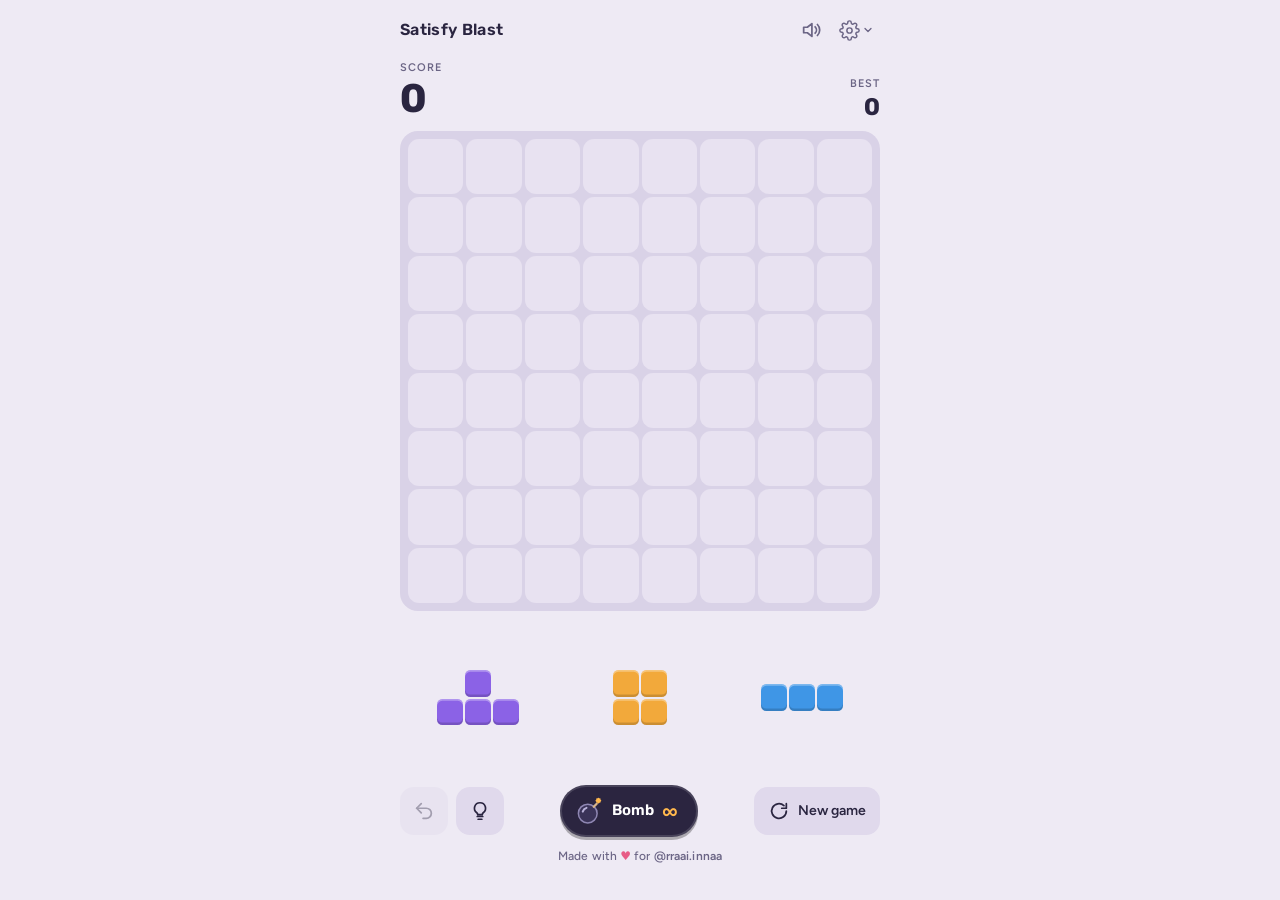
<file: index.html>
<!doctype html>
<html lang="en">
  <head>
    <meta charset="utf-8" />
    <meta
      name="viewport"
      content="width=device-width, initial-scale=1, viewport-fit=cover"
    />
    <meta name="color-scheme" content="light dark" />
    <meta
      name="theme-color"
      content="#EEEAF4"
      media="(prefers-color-scheme: light)"
    />
    <meta
      name="theme-color"
      content="#19162A"
      media="(prefers-color-scheme: dark)"
    />
    <meta
      name="description"
      content="Satisfy Blast: a block puzzle that deals pieces to fit your board. Line up blocks, chain combos and clear the board."
    />
    <meta name="application-name" content="Satisfy Blast" />
    <meta name="mobile-web-app-capable" content="yes" />
    <meta name="apple-mobile-web-app-capable" content="yes" />
    <meta name="apple-mobile-web-app-title" content="Satisfy Blast" />
    <meta name="apple-mobile-web-app-status-bar-style" content="default" />
    <title>Satisfy Blast</title>
    <link rel="manifest" href="manifest.webmanifest" />
    <link rel="icon" href="favicon.svg" type="image/svg+xml" />
    <link rel="apple-touch-icon" href="icons/apple-touch-icon.png" />
    <link rel="canonical" href="https://satisfy-blast.az-tech.my.id/" />

    <!-- Link previews: Open Graph (Facebook, LinkedIn, WhatsApp, Discord, Telegram, Slack, iMessage, ...) -->
    <meta property="og:type" content="website" />
    <meta property="og:site_name" content="Satisfy Blast" />
    <meta property="og:title" content="Satisfy Blast" />
    <meta
      property="og:description"
      content="Satisfy Blast: a block puzzle that deals pieces to fit your board. Line up blocks, chain combos and clear the board."
    />
    <meta property="og:url" content="https://satisfy-blast.az-tech.my.id/" />
    <meta property="og:locale" content="en_US" />
    <meta
      property="og:image"
      content="https://satisfy-blast.az-tech.my.id/icons/og-image.png"
    />
    <meta
      property="og:image:secure_url"
      content="https://satisfy-blast.az-tech.my.id/icons/og-image.png"
    />
    <meta property="og:image:type" content="image/png" />
    <meta property="og:image:width" content="1200" />
    <meta property="og:image:height" content="630" />
    <meta
      property="og:image:alt"
      content="Satisfy Blast, a colourful block puzzle game."
    />

    <!-- Link previews: X / Twitter card -->
    <meta name="twitter:card" content="summary_large_image" />
    <meta name="twitter:title" content="Satisfy Blast" />
    <meta
      name="twitter:description"
      content="Satisfy Blast: a block puzzle that deals pieces to fit your board. Line up blocks, chain combos and clear the board."
    />
    <meta
      name="twitter:image"
      content="https://satisfy-blast.az-tech.my.id/icons/og-image.png"
    />
    <meta
      name="twitter:image:alt"
      content="Satisfy Blast, a colourful block puzzle game."
    />

    <link rel="preconnect" href="https://fonts.googleapis.com" />
    <link rel="preconnect" href="https://fonts.gstatic.com" crossorigin />
    <link
      rel="stylesheet"
      href="https://fonts.googleapis.com/css2?family=Figtree:wght@500;600&family=Rubik:wght@500;600;700&display=swap"
    />
    <style>
      :root {
        padding-top: env(safe-area-inset-top, 0px);
        padding-bottom: env(safe-area-inset-bottom, 0px);
      }
    </style>
    <link rel="stylesheet" href="styles.css" />
  </head>
  <body>
    <canvas id="fx"></canvas>
    <div class="layer" id="layer" aria-hidden="true"></div>

    <main class="app" id="app">
      <header class="top">
        <h1>Satisfy Blast</h1>
        <div class="tools">
          <button
            class="icon"
            id="sound"
            type="button"
            aria-label="Sound on"
            aria-pressed="true"
          >
            <svg class="i" viewBox="0 0 24 24" aria-hidden="true">
              <path d="M4 9v6h4l5 4V5L8 9H4z" />
              <g id="waves">
                <path d="M16.5 8.5a5 5 0 0 1 0 7" />
                <path d="M19 6a8.5 8.5 0 0 1 0 12" />
              </g>
              <path id="mute" d="M17 9l5 6M22 9l-5 6" hidden />
            </svg>
          </button>
          <button
            class="icon gear"
            id="gear"
            type="button"
            aria-label="Settings"
            aria-haspopup="true"
            aria-expanded="false"
            aria-controls="menu"
          >
            <svg class="i" viewBox="0 0 24 24" aria-hidden="true">
              <circle cx="12" cy="12" r="3" />
              <path
                d="M19.4 15a1.65 1.65 0 0 0 .33 1.82l.06.06a2 2 0 0 1 0 2.83 2 2 0 0 1-2.83 0l-.06-.06a1.65 1.65 0 0 0-1.82-.33 1.65 1.65 0 0 0-1 1.51V21a2 2 0 0 1-2 2 2 2 0 0 1-2-2v-.09A1.65 1.65 0 0 0 9 19.4a1.65 1.65 0 0 0-1.82.33l-.06.06a2 2 0 0 1-2.83 0 2 2 0 0 1 0-2.83l.06-.06a1.65 1.65 0 0 0 .33-1.82 1.65 1.65 0 0 0-1.51-1H3a2 2 0 0 1-2-2 2 2 0 0 1 2-2h.09A1.65 1.65 0 0 0 4.6 9a1.65 1.65 0 0 0-.33-1.82l-.06-.06a2 2 0 0 1 0-2.83 2 2 0 0 1 2.83 0l.06.06a1.65 1.65 0 0 0 1.82.33H9a1.65 1.65 0 0 0 1-1.51V3a2 2 0 0 1 2-2 2 2 0 0 1 2 2v.09a1.65 1.65 0 0 0 1 1.51 1.65 1.65 0 0 0 1.82-.33l.06-.06a2 2 0 0 1 2.83 0 2 2 0 0 1 0 2.83l-.06.06a1.65 1.65 0 0 0-.33 1.82V9a1.65 1.65 0 0 0 1.51 1H21a2 2 0 0 1 2 2 2 2 0 0 1-2 2h-.09a1.65 1.65 0 0 0-1.51 1z"
              />
            </svg>
            <svg class="i caret" viewBox="0 0 24 24" aria-hidden="true">
              <path d="M6 9l6 6 6-6" />
            </svg>
          </button>
        </div>
        <div class="menu" id="menu" hidden>
          <div>
            <span class="lbl" id="kLbl">Kindness</span>
            <div
              class="opts"
              role="radiogroup"
              aria-labelledby="kLbl"
              id="kind"
            >
              <button
                type="button"
                role="radio"
                data-k="0.9"
                aria-checked="true"
              >
                90%
              </button>
              <button
                type="button"
                role="radio"
                data-k="0.6"
                aria-checked="false"
              >
                60%
              </button>
              <button
                type="button"
                role="radio"
                data-k="0.3"
                aria-checked="false"
              >
                30%
              </button>
            </div>
            <p style="margin-top: 8px">
              How often the next three pieces are picked to fit the board. The
              rest are random.
            </p>
          </div>
          <hr />
          <div class="row">
            <div>
              <span class="lbl" id="gLbl">Guided</span>
              <p>Shows which piece goes where, on every turn.</p>
            </div>
            <button
              class="switch"
              id="guided"
              type="button"
              role="switch"
              aria-checked="false"
              aria-labelledby="gLbl"
            ></button>
          </div>
        </div>
      </header>

      <section class="scorebar" aria-live="polite">
        <div>
          <span class="lbl">Score</span><span class="num" id="score">0</span>
        </div>
        <div class="combo" id="combo"></div>
        <div class="best">
          <span class="lbl">Best</span><span class="num sm" id="best">0</span>
        </div>
      </section>

      <div class="boardwrap" id="bw">
        <div
          class="board"
          id="board"
          role="img"
          aria-label="Game board, 8 by 8"
        ></div>
        <div class="toast" id="toast"></div>
        <div class="over" id="over" hidden>
          <h2 id="overTitle">No room left</h2>
          <div class="big" id="overScore">0</div>
          <p id="overNote"></p>
          <div class="actions">
            <button class="primary" id="useBomb" type="button">
              <span id="useBombIcon"></span>Use a bomb
            </button>
            <button class="ghost" id="giveUp" type="button">Give up</button>
            <button class="primary" id="again" type="button" hidden>
              Play again
            </button>
          </div>
        </div>
      </div>

      <div class="tray" id="tray"></div>

      <div class="controls">
        <div class="grp">
          <button
            class="btn icononly"
            id="undo"
            type="button"
            aria-label="Undo last move"
            title="Undo"
            disabled
          >
            <svg class="i" viewBox="0 0 24 24" aria-hidden="true">
              <path d="M9 14L4 9l5-5" />
              <path d="M4 9h10.5a5.5 5.5 0 0 1 0 11H11" />
            </svg>
          </button>
          <button
            class="btn icononly"
            id="hint"
            type="button"
            aria-label="Show a hint"
            title="Hint"
          >
            <svg class="i" viewBox="0 0 24 24" aria-hidden="true">
              <path
                d="M9 18h6M10 21h4M12 3a6 6 0 0 0-3.5 10.9c.6.5 1 1.2 1 2.1h5c0-.9.4-1.6 1-2.1A6 6 0 0 0 12 3z"
              />
            </svg>
          </button>
        </div>
        <button
          class="bomb"
          id="bomb"
          type="button"
          aria-label="Bomb, unlimited. Drag it onto the board"
        >
          <span class="bi" id="bombIcon"></span><span>Bomb</span
          ><span class="inf" aria-hidden="true">&infin;</span>
        </button>
        <button
          class="btn wide"
          id="restart"
          type="button"
          aria-label="Start a new game"
        >
          <svg class="i" viewBox="0 0 24 24" aria-hidden="true">
            <path d="M20 12a8 8 0 1 1-2.6-5.9" />
            <path d="M20 4v5h-5" />
          </svg>
          <span class="t" id="restartT">New game</span>
        </button>
      </div>

      <footer class="foot">
        Made with
        <span class="heart" role="img" aria-label="love">&hearts;</span> for
        <span class="handle">@rraai.innaa</span>
      </footer>
    </main>

    <script src="engine.js"></script>
    <script src="highscore.js"></script>
    <script src="game.js"></script>
    <script>
      // Install the service worker so Satisfy Blast works offline and installs as an app.
      if ("serviceWorker" in navigator) {
        window.addEventListener("load", function () {
          navigator.serviceWorker.register("sw.js").catch(function () {
            /* offline support is optional */
          });
        });
      }
    </script>
  </body>
</html>
</file>
<file: styles.css>
/* Layout: one calm column. Score on top, a recessed 8x8 tray in the middle, three pieces underneath, hint / bomb / new game last. Settings hide behind a gear. */

/* The [hidden] attribute must always win. Author rules such as `.over { display:flex }`
   and `.menu { display:flex }` would otherwise override the browser default and leave the
   game-over overlay and the settings dropdown permanently visible. */
[hidden] { display: none !important; }

:root {
  --bg: #EEEAF4;
  --tray: #D9D2E7;
  --cell-bg: #E8E2F1;
  --chip: #E0D9EC;
  --ink: #2A2540;
  --muted: #6B6585;
  --accent: #6A4BDF;
  --on-accent: #FFFFFF;
  --scrim: rgba(238, 234, 244, 0.93);
  --blast: #FF5A36;
  --b0: #F0684F;
  --b1: #F2A93B;
  --b2: #3DBE8F;
  --b3: #3F96E6;
  --b4: #8B62E6;
  --b5: #EC5E9C;
  --display: 'Rubik', system-ui, sans-serif;
  --body: 'Figtree', system-ui, sans-serif;
}
@media (prefers-color-scheme: dark) {
  :root:not([data-theme="light"]) {
    --bg: #19162A; --tray: #262040; --cell-bg: #302A4D; --chip: #2E2850;
    --ink: #EDE9FA; --muted: #A39CC4; --accent: #9D86FF; --on-accent: #17132B;
    --scrim: rgba(25, 22, 42, 0.93); --blast: #FF7A55;
    --b0: #FF7A63; --b1: #FFBF4F; --b2: #55D6A6; --b3: #5BAEF5; --b4: #A07CFF; --b5: #FF7AB2;
    color-scheme: dark;
  }
}
:root[data-theme="dark"] {
  --bg: #19162A; --tray: #262040; --cell-bg: #302A4D; --chip: #2E2850;
  --ink: #EDE9FA; --muted: #A39CC4; --accent: #9D86FF; --on-accent: #17132B;
  --scrim: rgba(25, 22, 42, 0.93); --blast: #FF7A55;
  --b0: #FF7A63; --b1: #FFBF4F; --b2: #55D6A6; --b3: #5BAEF5; --b4: #A07CFF; --b5: #FF7AB2;
  color-scheme: dark;
}

html { height: 100%; }
body {
  margin: 0;
  overscroll-behavior: none;
  min-height: 100%;
  box-sizing: border-box;
  padding-block: 10px 14px;
  padding-left: max(12px, env(safe-area-inset-left, 0px));
  padding-right: max(12px, env(safe-area-inset-right, 0px));
  background: var(--bg);
  color: var(--ink);
  font-family: var(--body);
  font-size: 15px;
  display: flex;
  justify-content: center;
  -webkit-user-select: none;
  user-select: none;
  -webkit-touch-callout: none;
}
.app {
  --pad: 8px;
  --gap: 3px;
  /* Height budget. The board is square and the tray under it is 2.7 cells tall.
     With cell = (board - 37px) / 8, the tray is 0.3375 * board - 12.5px, so
     board + tray = 1.3375 * board - 12.5px. The rest of the column (header,
     score, controls, footer, the five gaps and the page padding) measures about
     248px, so the board fits when board <= (100dvh - 236px) / 1.3375. A few
     extra pixels of slack are kept below. This lets short phones use their full
     height instead of leaving a gap under the footer. */
  --board: max(240px, min(100vw - 24px, 480px, (100dvh - 246px) / 1.3375));
  --cell: calc((var(--board) - 2 * var(--pad) - 7 * var(--gap)) / 8);
  width: var(--board);
  display: flex;
  flex-direction: column;
  gap: 12px;
}

.top { position: relative; display: flex; align-items: center; justify-content: space-between; min-height: 40px; }
.top h1 { margin: 0; font: 600 16px/1 var(--display); letter-spacing: 0.02em; }
.tools { display: flex; align-items: center; gap: 2px; }
button { font: inherit; color: inherit; }
button:focus-visible { outline: 2px solid var(--accent); outline-offset: 2px; }
.icon {
  height: 40px; min-width: 40px; border: 0; border-radius: 12px; background: transparent; color: var(--muted);
  display: inline-flex; align-items: center; justify-content: center; gap: 2px; padding: 0 6px; cursor: pointer;
}
.icon:hover, .icon[aria-expanded="true"] { background: var(--chip); color: var(--ink); }
svg.i { width: 22px; height: 22px; fill: none; stroke: currentColor; stroke-width: 1.9; stroke-linecap: round; stroke-linejoin: round; }
svg.i.caret { width: 12px; height: 12px; stroke-width: 2.6; }
.gear svg.i:first-child { width: 21px; height: 21px; stroke-width: 1.7; }

.menu {
  position: absolute; right: 0; top: 46px; z-index: 40; width: min(300px, 100%); box-sizing: border-box;
  padding: 14px; border-radius: 16px; background: var(--bg); border: 1px solid var(--chip);
  box-shadow: 0 12px 30px rgba(20, 12, 50, 0.22); display: flex; flex-direction: column; gap: 10px;
}
.menu .lbl { margin: 0; }
.menu p { margin: 0; font-size: 13px; line-height: 1.4; color: var(--muted); }
.menu hr { border: 0; height: 1px; background: var(--chip); margin: 2px 0; width: 100%; }
.row { display: flex; align-items: center; justify-content: space-between; gap: 14px; }
.row .lbl { margin-bottom: 4px; }
.switch { flex: none; width: 48px; height: 30px; border: 0; border-radius: 15px; background: var(--chip); position: relative; cursor: pointer; padding: 0; transition: background 0.18s; }
.switch::after { content: ''; position: absolute; top: 4px; left: 4px; width: 22px; height: 22px; border-radius: 50%; background: var(--muted); transition: transform 0.18s, background 0.18s; }
.switch[aria-checked="true"] { background: var(--accent); }
.switch[aria-checked="true"]::after { transform: translateX(18px); background: var(--on-accent); }
.opts { display: flex; background: var(--chip); border-radius: 12px; padding: 3px; }
.opts button { flex: 1; border: 0; background: transparent; border-radius: 9px; height: 34px; padding: 0 8px; cursor: pointer; font: 600 13px/1 var(--body); color: var(--muted); }
.opts button[aria-checked="true"] { background: var(--bg); color: var(--ink); box-shadow: 0 1px 2px rgba(0, 0, 0, 0.12); }

.scorebar { display: grid; grid-template-columns: 1fr auto 1fr; align-items: end; gap: 8px; }
.lbl { display: block; font: 600 11px/1 var(--body); letter-spacing: 0.1em; text-transform: uppercase; color: var(--muted); margin-bottom: 6px; }
.num { display: block; font: 700 40px/1 var(--display); font-variant-numeric: tabular-nums; letter-spacing: -0.01em; }
.num.sm { font-size: 24px; }
.best { text-align: right; }
.num.bump { animation: bump 0.3s ease-out; }
.combo {
  align-self: center; justify-self: center; padding: 6px 12px; border-radius: 999px;
  background: var(--accent); color: var(--on-accent); font: 600 13px/1 var(--display); white-space: nowrap;
  visibility: hidden; opacity: 0; transition: opacity 0.2s;
}
.combo.on { visibility: visible; opacity: 1; }

.boardwrap { position: relative; width: var(--board); }
.board {
  box-sizing: border-box; width: var(--board); padding: var(--pad); gap: var(--gap);
  display: grid; grid-template-columns: repeat(8, var(--cell)); grid-auto-rows: var(--cell);
  background: var(--tray); border-radius: 18px;
}
.cell { position: relative; width: var(--cell); height: var(--cell); border-radius: calc(var(--cell) * 0.2); background: var(--cell-bg); }
.cell.f, .pc {
  background: var(--c);
  box-shadow: inset 0 calc(var(--cell) * -0.09) 0 rgba(0, 0, 0, 0.16), inset 0 calc(var(--cell) * 0.07) 0 rgba(255, 255, 255, 0.32);
}
.cell.ghostcell::after, .cell.hintcell::after {
  content: ''; position: absolute; inset: 0; border-radius: inherit; background: var(--c); opacity: 0.5;
}
.cell.hintcell::after { animation: hintpulse 0.8s ease-in-out infinite alternate; }
.cell.blast::after { content: ''; position: absolute; inset: 0; border-radius: inherit; background: var(--blast); opacity: 0.32; }
.cell.f.blast::after { opacity: 0.6; }
.cell.blast-core::after { opacity: 0.85; }
.cell.landed { animation: land 0.26s ease-out; }
.cell.clearing { animation: clr 0.4s ease-in forwards; animation-delay: calc(var(--d, 0) * 30ms); }

.toast {
  position: absolute; left: 50%; top: 42%; transform: translate(-50%, -50%); padding: 9px 18px; border-radius: 999px;
  background: var(--ink); color: var(--bg); font: 700 clamp(18px, 5.5vw, 26px)/1.1 var(--display);
  white-space: nowrap; opacity: 0; pointer-events: none; z-index: 4;
}
.toast.show { animation: toast 1.05s ease-out; }
.gain {
  position: absolute; z-index: 4; pointer-events: none; font: 700 22px/1 var(--display); color: var(--ink);
  transform: translate(-50%, -50%); animation: gain 0.9s ease-out forwards;
  text-shadow: 0 0 6px var(--bg), 0 0 6px var(--bg);
}

.over {
  position: absolute; inset: 0; z-index: 6; border-radius: 18px; background: var(--scrim);
  display: flex; flex-direction: column; align-items: center; justify-content: center; gap: 10px; text-align: center; padding: 16px;
}
.over h2 { margin: 0; font: 700 26px/1.1 var(--display); }
.over .big { font: 700 52px/1 var(--display); font-variant-numeric: tabular-nums; }
.over p { margin: 0; color: var(--muted); font-size: 15px; line-height: 1.4; max-width: 28ch; }
.actions { display: flex; flex-direction: column; align-items: center; gap: 6px; margin-top: 8px; }
.primary {
  border: 0; cursor: pointer; padding: 13px 26px; border-radius: 14px; background: var(--accent); color: var(--on-accent);
  font: 600 16px/1 var(--display); display: inline-flex; align-items: center; gap: 10px;
}
.primary:hover { filter: brightness(1.06); }
.primary .bsvg { width: 22px; height: 22px; }
.ghost { border: 0; background: transparent; cursor: pointer; padding: 10px 16px; border-radius: 12px; color: var(--muted); font: 600 14px/1 var(--body); }
.ghost:hover { background: var(--chip); color: var(--ink); }

.tray { display: grid; grid-template-columns: repeat(3, 1fr); gap: 6px; }
.slot {
  --s: calc(var(--cell) * 0.48); --g: calc(var(--gap) * 0.5);
  display: flex; align-items: center; justify-content: center; min-height: calc(var(--cell) * 2.7);
  border-radius: 14px; touch-action: none;
}
.slot.has { cursor: grab; }
.slot.deal { animation: deal 0.35s ease-out backwards; }
.slot.deal:nth-child(2) { animation-delay: 0.05s; }
.slot.deal:nth-child(3) { animation-delay: 0.1s; }
@media (hover: hover) { .slot.has:hover { background: var(--chip); } }
.slot.lifted .piece { opacity: 0.2; }
.slot.hint .piece { animation: nudge 0.7s ease-in-out 3; }
.slot.guide { box-shadow: inset 0 0 0 2px var(--accent); }
.slot.guide .piece { animation: nudge 1.4s ease-in-out infinite; }
.piece { display: grid; gap: var(--g); }
.piece i { display: block; width: var(--s); height: var(--s); border-radius: calc(var(--s) * 0.2); }
.piece i.pc {
  box-shadow: inset 0 calc(var(--s) * -0.09) 0 rgba(0, 0, 0, 0.16), inset 0 calc(var(--s) * 0.07) 0 rgba(255, 255, 255, 0.32);
}
.piece.float {
  --s: var(--cell); --g: var(--gap);
  position: fixed; left: 0; top: 0; z-index: 20; pointer-events: none; scale: 0.55; transition: scale 0.12s ease-out;
  filter: drop-shadow(0 8px 10px rgba(0, 0, 0, 0.22));
}
.piece.float.on { scale: 1; }
.bsvg { display: block; width: 100%; height: 100%; overflow: visible; }

.controls { display: flex; align-items: center; justify-content: space-between; gap: 8px; }
.btn {
  display: inline-flex; align-items: center; gap: 8px; border: 0; cursor: pointer; padding: 0 14px; height: 48px;
  border-radius: 14px; background: var(--chip); font: 600 14px/1 var(--body);
}
.btn:hover { filter: brightness(0.97); }
.btn:disabled { opacity: 0.38; cursor: default; filter: none; }
.btn.icononly { width: 48px; padding: 0; justify-content: center; }
.btn.sure { background: var(--accent); color: var(--on-accent); }
.bomb {
  display: inline-flex; align-items: center; gap: 8px; height: 52px; padding: 0 18px 0 12px; border-radius: 26px;
  border: 2px solid rgba(255, 255, 255, 0.14); background: #2B2540; color: #fff; cursor: grab; touch-action: none;
  font: 600 15px/1 var(--display); box-shadow: 0 3px 0 rgba(0, 0, 0, 0.28);
}
.bomb .bi { width: 30px; height: 30px; }
.bomb .inf { font-size: 18px; color: #FFB84D; line-height: 1; }
.bomb.lifted { opacity: 0.45; }
.bomb.needs { animation: needs 0.9s ease-in-out infinite; }
@media (max-width: 480px) { .btn .t { display: none; } .btn.wide { padding: 0 13px; } }

.foot { margin: 0; text-align: center; color: var(--muted); font: 500 12px/1.3 var(--body); letter-spacing: 0.01em; }
.foot .heart { color: #E75C86; }
.foot .handle { font-weight: 600; }

/* big popups, drawn above everything */
#fx { position: fixed; inset: 0; width: 100%; height: 100%; pointer-events: none; z-index: 25; }
.layer { position: fixed; inset: 0; z-index: 30; pointer-events: none; overflow: hidden; display: grid; place-items: center; }
.pop {
  --pc: var(--b3); --pd: color-mix(in srgb, var(--pc) 45%, #000); --sz: 1;
  position: relative; display: flex; flex-direction: column; align-items: center; gap: 10px; margin-top: -14vh;
  transform: rotate(-4deg); animation: popin 1.55s cubic-bezier(0.2, 1.3, 0.4, 1) forwards;
}
.pop.t2 { --pc: var(--b1); --sz: 1.1; }
.pop.t3 { --pc: var(--b0); --sz: 1.2; }
.pop.t4 { --pc: var(--b5); --sz: 1.3; }
.pop.t5 { --pc: var(--b1); --sz: 1.3; }
.pop .word {
  position: relative; font: 700 calc(clamp(40px, 13.5vw, 84px) * var(--sz))/0.95 var(--display); color: #fff; letter-spacing: -0.01em; text-align: center; padding-inline: 12px;
  text-shadow: 3px 0 0 var(--pd), -3px 0 0 var(--pd), 0 3px 0 var(--pd), 0 -3px 0 var(--pd), 2px 2px 0 var(--pd), -2px -2px 0 var(--pd), 2px -2px 0 var(--pd), -2px 2px 0 var(--pd), 0 8px 0 var(--pd), 0 16px 26px rgba(0, 0, 0, 0.35);
}
.pop .mult {
  position: relative; padding: 6px 20px 8px; border-radius: 20px; background: var(--pc); color: #fff; font: 700 calc(clamp(30px, 10vw, 56px) * var(--sz))/1 var(--display);
  box-shadow: inset 0 -6px 0 rgba(0, 0, 0, 0.2), inset 0 4px 0 rgba(255, 255, 255, 0.35), 0 6px 0 var(--pd), 0 14px 22px rgba(0, 0, 0, 0.3);
  text-shadow: 0 2px 0 rgba(0, 0, 0, 0.25);
}
.pop .rays {
  position: absolute; left: 50%; top: 50%; width: 150vmax; height: 150vmax; margin: -75vmax 0 0 -75vmax; z-index: -1; opacity: 0.4;
  background: repeating-conic-gradient(from 0deg, var(--pc) 0deg 9deg, transparent 9deg 22deg);
  -webkit-mask-image: radial-gradient(circle, #000 0, transparent 28%); mask-image: radial-gradient(circle, #000 0, transparent 28%);
  animation: spin 6s linear infinite;
}
.ring { position: fixed; z-index: 29; width: 30px; height: 30px; margin: -15px 0 0 -15px; border-radius: 50%; border: 6px solid var(--rc, #FFB84D); animation: ring 0.7s ease-out forwards; }
.flash { position: fixed; inset: 0; z-index: 28; background: radial-gradient(circle at var(--fx, 50%) var(--fy, 50%), rgba(255, 226, 150, 0.7), transparent 60%); animation: flash 0.45s ease-out forwards; }
.boardwrap.shake1 { animation: shake1 0.4s linear; }
.boardwrap.shake2 { animation: shake2 0.55s linear; }

@keyframes bump { 0% { transform: scale(1); } 40% { transform: scale(1.1); } 100% { transform: scale(1); } }
@keyframes land { 0% { transform: scale(0.82); filter: brightness(1.4); } 100% { transform: scale(1); filter: brightness(1); } }
@keyframes hintpulse { from { opacity: 0.25; } to { opacity: 0.7; } }
@keyframes needs { 0%, 100% { box-shadow: 0 3px 0 rgba(0, 0, 0, 0.28), 0 0 0 0 rgba(255, 184, 77, 0.8); } 50% { box-shadow: 0 3px 0 rgba(0, 0, 0, 0.28), 0 0 0 12px rgba(255, 184, 77, 0); } }
@keyframes clr {
  0% { transform: scale(1); filter: brightness(1); opacity: 1; }
  30% { transform: scale(1.04); filter: brightness(1.8); opacity: 1; }
  100% { transform: scale(0); filter: brightness(1.8); opacity: 0; }
}
@keyframes toast {
  0% { opacity: 0; transform: translate(-50%, -35%) scale(0.7); }
  18% { opacity: 1; transform: translate(-50%, -50%) scale(1.06); }
  30% { transform: translate(-50%, -50%) scale(1); }
  80% { opacity: 1; }
  100% { opacity: 0; transform: translate(-50%, -75%) scale(1); }
}
@keyframes gain { 0% { opacity: 0; margin-top: 8px; } 20% { opacity: 1; } 100% { opacity: 0; margin-top: -36px; } }
@keyframes deal { from { opacity: 0; transform: translateY(14px); } to { opacity: 1; transform: none; } }
@keyframes nudge { 0%, 100% { transform: translateY(0); } 50% { transform: translateY(-6px); } }
@keyframes popin {
  0% { opacity: 0; transform: rotate(-12deg) scale(0.25); }
  14% { opacity: 1; transform: rotate(-4deg) scale(1.22); }
  24% { transform: rotate(-4deg) scale(1); }
  76% { opacity: 1; transform: rotate(-4deg) scale(1.03); }
  100% { opacity: 0; transform: rotate(-4deg) translateY(-70px) scale(1.08); }
}
@keyframes spin { to { transform: rotate(360deg); } }
@keyframes ring { from { transform: scale(0.4); opacity: 0.9; } to { transform: scale(16); opacity: 0; } }
@keyframes flash { from { opacity: 1; } to { opacity: 0; } }
@keyframes shake1 { 0%, 100% { transform: translate(0, 0); } 20% { transform: translate(-3px, 2px); } 40% { transform: translate(3px, -2px); } 60% { transform: translate(-2px, -2px); } 80% { transform: translate(2px, 2px); } }
@keyframes shake2 { 0%, 100% { transform: translate(0, 0); } 15% { transform: translate(-7px, 4px); } 30% { transform: translate(6px, -5px); } 45% { transform: translate(-5px, -4px); } 60% { transform: translate(5px, 4px); } 80% { transform: translate(-3px, 2px); } }
@media (prefers-reduced-motion: reduce) {
  .cell.clearing { animation-duration: 0.15s; animation-delay: 0s; }
  .slot.deal, .slot.hint .piece, .slot.guide .piece, .cell.hintcell::after, .bomb.needs, .pop .rays, .ring, .flash, .boardwrap.shake1, .boardwrap.shake2 { animation: none; }
  .pop { animation: popfade 1.4s ease-out forwards; }
  .pop .rays, .ring, .flash { display: none; }
  .toast.show { animation-duration: 0.6s; }
  .switch, .switch::after { transition: none; }
}
@keyframes popfade { 0% { opacity: 0; } 15% { opacity: 1; } 80% { opacity: 1; } 100% { opacity: 0; } }
.grp { display: flex; gap: 8px; }
</file>
